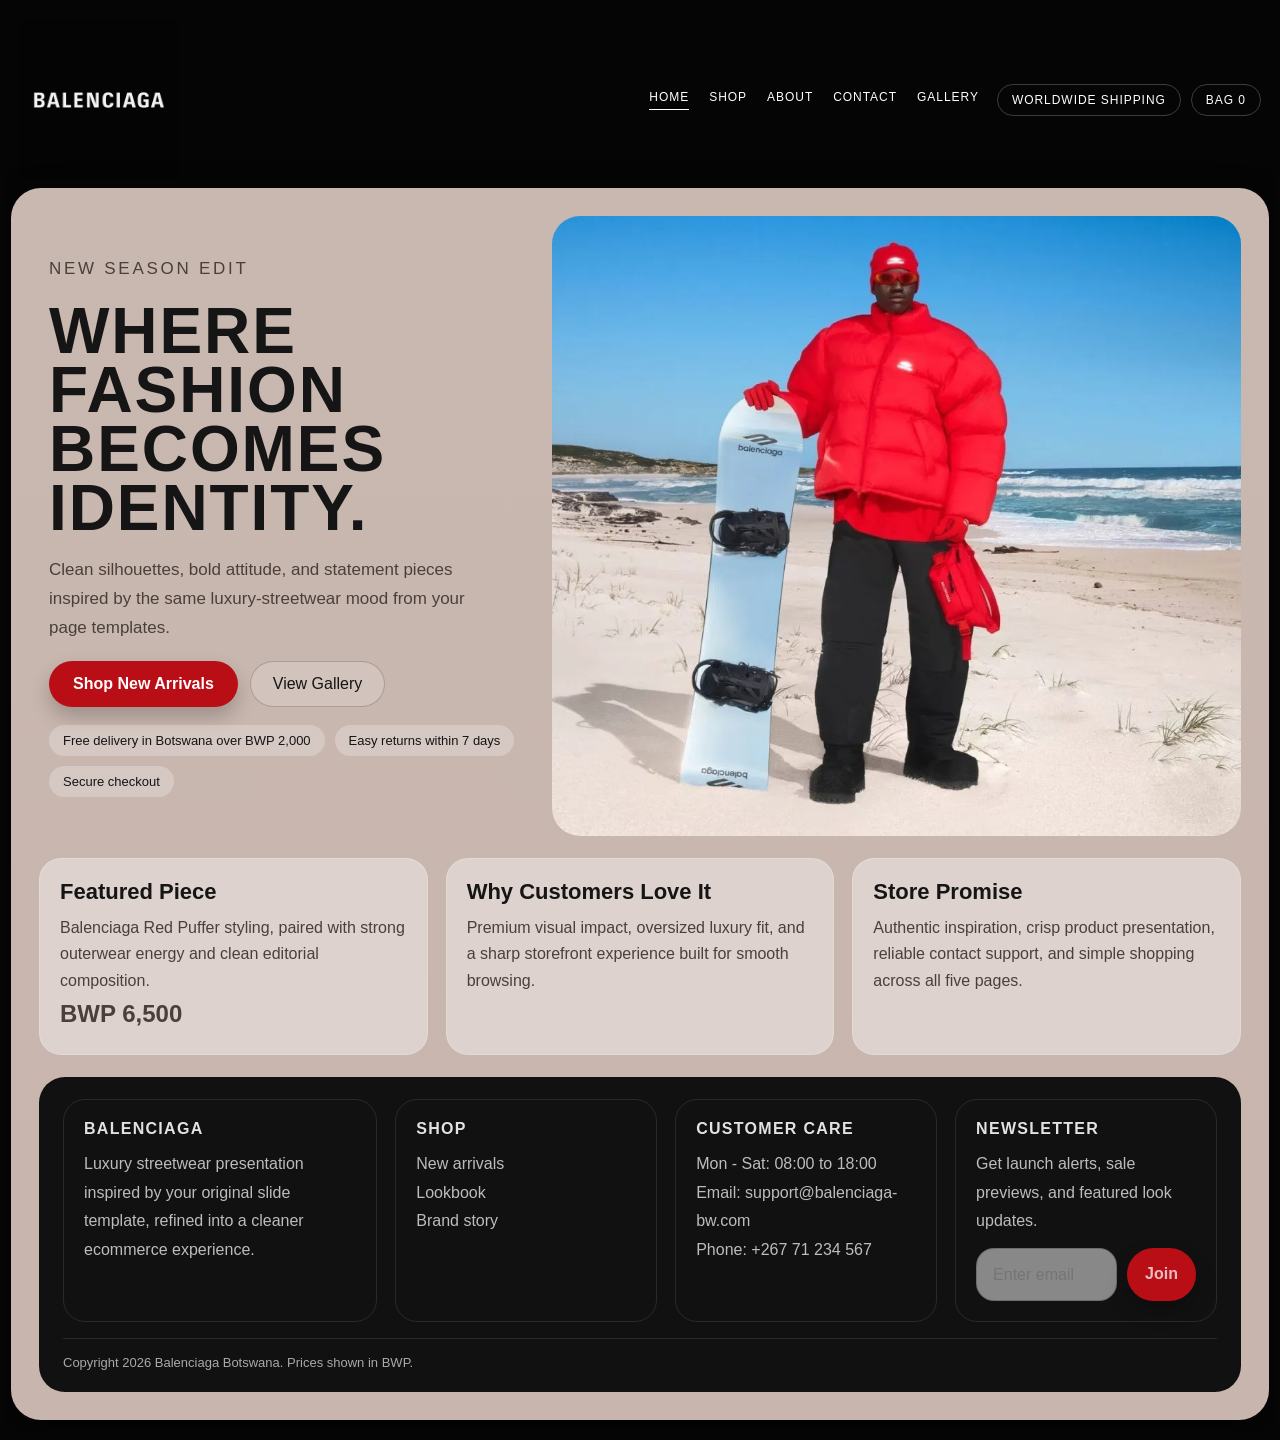
<file: index.html>
<!DOCTYPE html>
<html lang="en">
  <head>
    <meta charset="UTF-8" />
    <meta name="viewport" content="width=device-width, initial-scale=1.0" />
    <title>Balenciaga | Home</title>
    <link rel="stylesheet" href="./styles.css" />
  </head>
  <body>
    <main class="site-shell">
      <section class="frame">
        <header class="topbar">
          <a class="brand" href="./index.html" aria-label="Balenciaga home">
            <img src="./assets/brand-wordmark.jpg" alt="Balenciaga" />
          </a>
          <div class="nav-area">
            <nav class="nav">
              <a class="active" href="./index.html">Home</a>
              <a href="./shop.html">Shop</a>
              <a href="./about.html">About</a>
              <a href="./contact.html">Contact</a>
              <a href="./gallery.html">Gallery</a>
            </nav>
            <div class="nav-tools">
              <span class="tool-pill">Worldwide Shipping</span>
              <span class="tool-pill">Bag 0</span>
            </div>
          </div>
        </header>

        <div class="panel">
          <div class="hero-layout">
            <div class="hero-copy">
              <p class="section-kicker">New Season Edit</p>
              <h1>Where Fashion Becomes Identity.</h1>
              <p>
                Clean silhouettes, bold attitude, and statement pieces inspired by the same
                luxury-streetwear mood from your page templates.
              </p>
              <div class="hero-actions">
                <a class="btn" href="./shop.html">Shop New Arrivals</a>
                <a class="secondary-button" href="./gallery.html">View Gallery</a>
              </div>
              <div class="hero-badges">
                <span>Free delivery in Botswana over BWP 2,000</span>
                <span>Easy returns within 7 days</span>
                <span>Secure checkout</span>
              </div>
            </div>

            <div class="hero-visual">
              <img src="./assets/home-hero.png" alt="Balenciaga beach fashion campaign" />
            </div>
          </div>

          <div class="feature-grid">
            <article class="mini-card">
              <h3>Featured Piece</h3>
              <p>
                Balenciaga Red Puffer styling, paired with strong outerwear energy and clean
                editorial composition.
              </p>
              <p class="price">BWP 6,500</p>
            </article>
            <article class="mini-card">
              <h3>Why Customers Love It</h3>
              <p>
                Premium visual impact, oversized luxury fit, and a sharp storefront experience
                built for smooth browsing.
              </p>
            </article>
            <article class="mini-card">
              <h3>Store Promise</h3>
              <p>
                Authentic inspiration, crisp product presentation, reliable contact support,
                and simple shopping across all five pages.
              </p>
            </article>
          </div>

          <footer class="footer">
            <div class="footer-grid">
              <div class="footer-card">
                <h3>Balenciaga</h3>
                <p>
                  Luxury streetwear presentation inspired by your original slide template,
                  refined into a cleaner ecommerce experience.
                </p>
              </div>
              <div class="footer-card">
                <h3>Shop</h3>
                <p><a href="./shop.html">New arrivals</a></p>
                <p><a href="./gallery.html">Lookbook</a></p>
                <p><a href="./about.html">Brand story</a></p>
              </div>
              <div class="footer-card">
                <h3>Customer Care</h3>
                <p>Mon - Sat: 08:00 to 18:00</p>
                <p>Email: support@balenciaga-bw.com</p>
                <p>Phone: +267 71 234 567</p>
              </div>
              <div class="footer-card">
                <h3>Newsletter</h3>
                <p>Get launch alerts, sale previews, and featured look updates.</p>
                <div class="newsletter-row">
                  <input class="newsletter-input" type="email" placeholder="Enter email" />
                  <a class="card-button" href="./contact.html">Join</a>
                </div>
              </div>
            </div>
            <div class="footer-note">Copyright 2026 Balenciaga Botswana. Prices shown in BWP.</div>
          </footer>
        </div>
      </section>
    </main>
  </body>
</html>
</file>
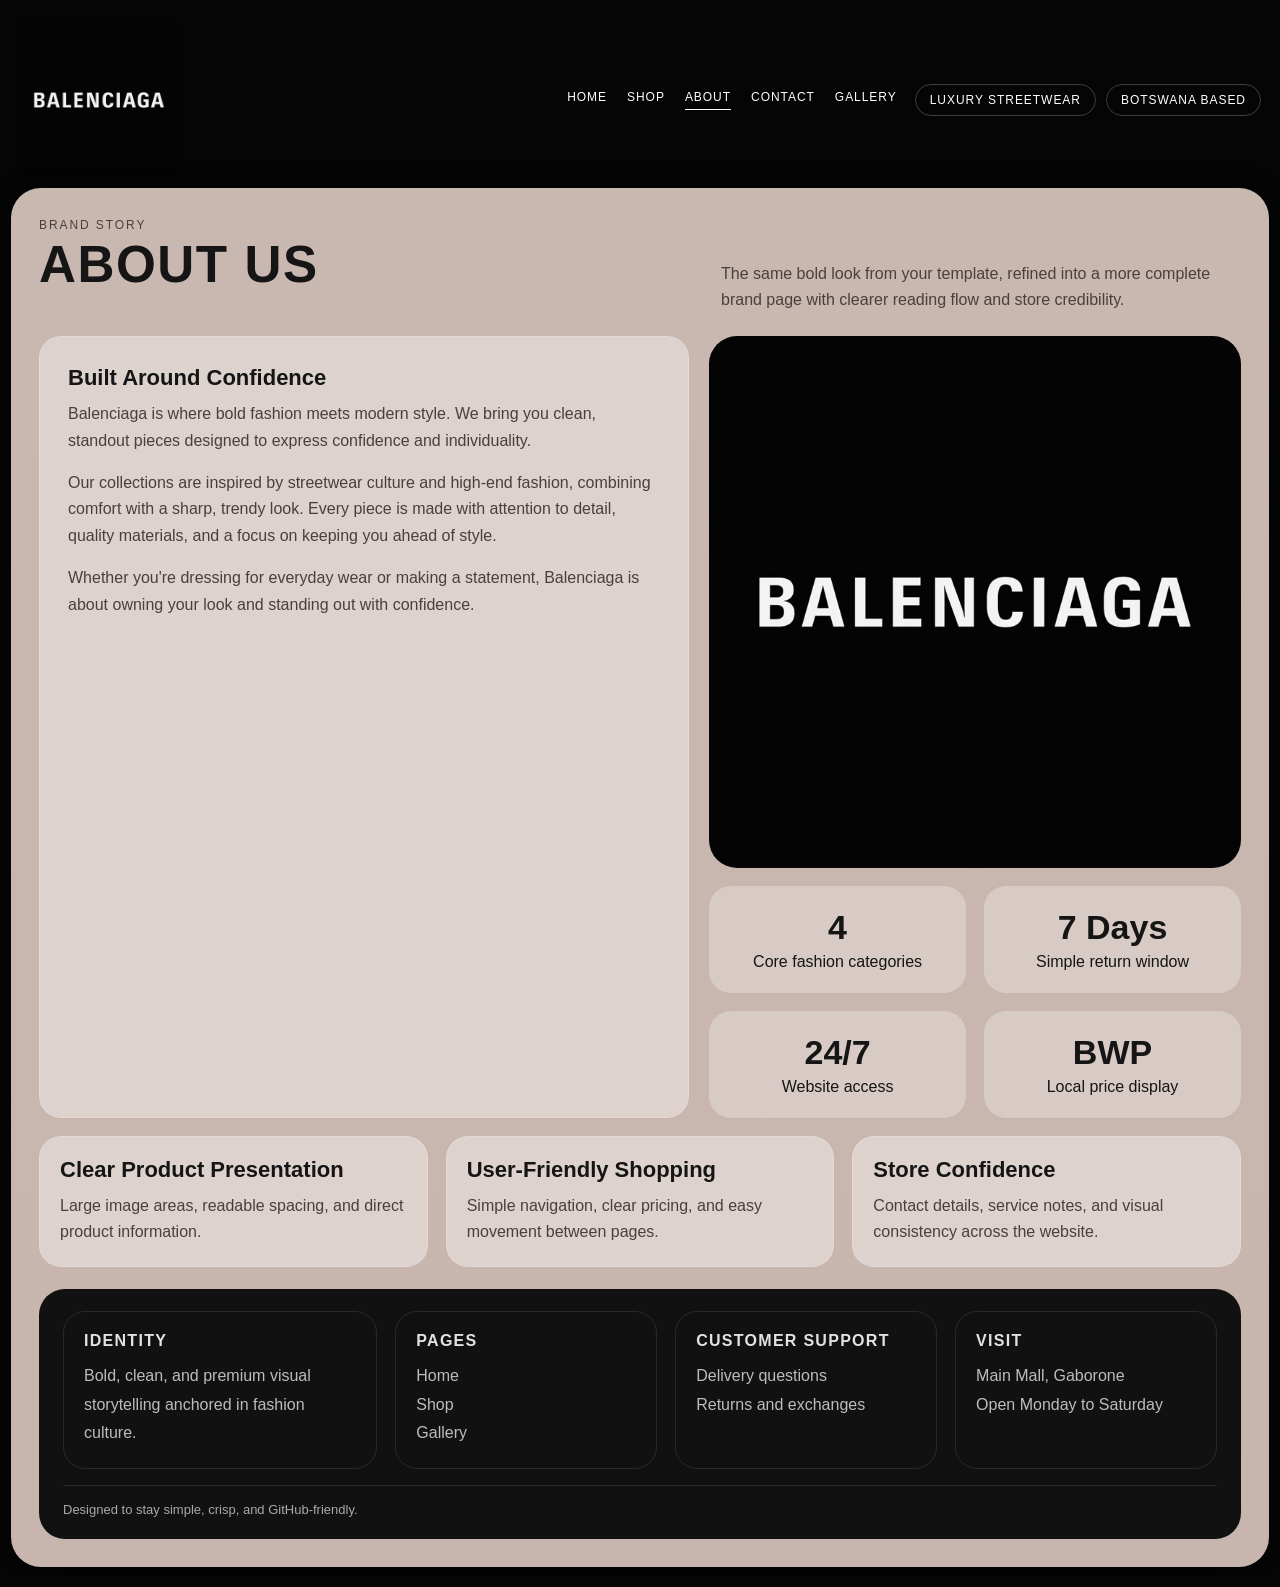
<file: about.html>
<!DOCTYPE html>
<html lang="en">
  <head>
    <meta charset="UTF-8" />
    <meta name="viewport" content="width=device-width, initial-scale=1.0" />
    <title>Balenciaga | About</title>
    <link rel="stylesheet" href="./styles.css" />
  </head>
  <body>
    <main class="site-shell">
      <section class="frame">
        <header class="topbar">
          <a class="brand" href="./index.html" aria-label="Balenciaga home">
            <img src="./assets/brand-wordmark.jpg" alt="Balenciaga" />
          </a>
          <div class="nav-area">
            <nav class="nav">
              <a href="./index.html">Home</a>
              <a href="./shop.html">Shop</a>
              <a class="active" href="./about.html">About</a>
              <a href="./contact.html">Contact</a>
              <a href="./gallery.html">Gallery</a>
            </nav>
            <div class="nav-tools">
              <span class="tool-pill">Luxury Streetwear</span>
              <span class="tool-pill">Botswana Based</span>
            </div>
          </div>
        </header>

        <div class="panel">
          <div class="panel-intro">
            <div>
              <p class="section-kicker">Brand Story</p>
              <h1 class="section-title">About Us</h1>
            </div>
            <p>
              The same bold look from your template, refined into a more complete brand page
              with clearer reading flow and store credibility.
            </p>
          </div>

          <div class="about-grid">
            <article class="story-card">
              <h3>Built Around Confidence</h3>
              <p>
                Balenciaga is where bold fashion meets modern style. We bring you clean,
                standout pieces designed to express confidence and individuality.
              </p>
              <p>
                Our collections are inspired by streetwear culture and high-end fashion,
                combining comfort with a sharp, trendy look. Every piece is made with
                attention to detail, quality materials, and a focus on keeping you ahead of
                style.
              </p>
              <p>
                Whether you're dressing for everyday wear or making a statement, Balenciaga
                is about owning your look and standing out with confidence.
              </p>
            </article>

            <div class="contact-stack">
              <div class="media-card">
                <img src="./assets/brand-wordmark.jpg" alt="Balenciaga wordmark" />
              </div>
              <div class="stats-grid">
                <div class="stat-box">
                  <strong>4</strong>
                  <span>Core fashion categories</span>
                </div>
                <div class="stat-box">
                  <strong>7 Days</strong>
                  <span>Simple return window</span>
                </div>
                <div class="stat-box">
                  <strong>24/7</strong>
                  <span>Website access</span>
                </div>
                <div class="stat-box">
                  <strong>BWP</strong>
                  <span>Local price display</span>
                </div>
              </div>
            </div>
          </div>

          <div class="promise-grid">
            <article class="promise-card">
              <h3>Clear Product Presentation</h3>
              <p>Large image areas, readable spacing, and direct product information.</p>
            </article>
            <article class="promise-card">
              <h3>User-Friendly Shopping</h3>
              <p>Simple navigation, clear pricing, and easy movement between pages.</p>
            </article>
            <article class="promise-card">
              <h3>Store Confidence</h3>
              <p>Contact details, service notes, and visual consistency across the website.</p>
            </article>
          </div>

          <footer class="footer">
            <div class="footer-grid">
              <div class="footer-card">
                <h3>Identity</h3>
                <p>Bold, clean, and premium visual storytelling anchored in fashion culture.</p>
              </div>
              <div class="footer-card">
                <h3>Pages</h3>
                <p><a href="./index.html">Home</a></p>
                <p><a href="./shop.html">Shop</a></p>
                <p><a href="./gallery.html">Gallery</a></p>
              </div>
              <div class="footer-card">
                <h3>Customer Support</h3>
                <p><a href="./contact.html">Delivery questions</a></p>
                <p><a href="./contact.html">Returns and exchanges</a></p>
              </div>
              <div class="footer-card">
                <h3>Visit</h3>
                <p>Main Mall, Gaborone</p>
                <p>Open Monday to Saturday</p>
              </div>
            </div>
            <div class="footer-note">Designed to stay simple, crisp, and GitHub-friendly.</div>
          </footer>
        </div>
      </section>
    </main>
  </body>
</html>
</file>
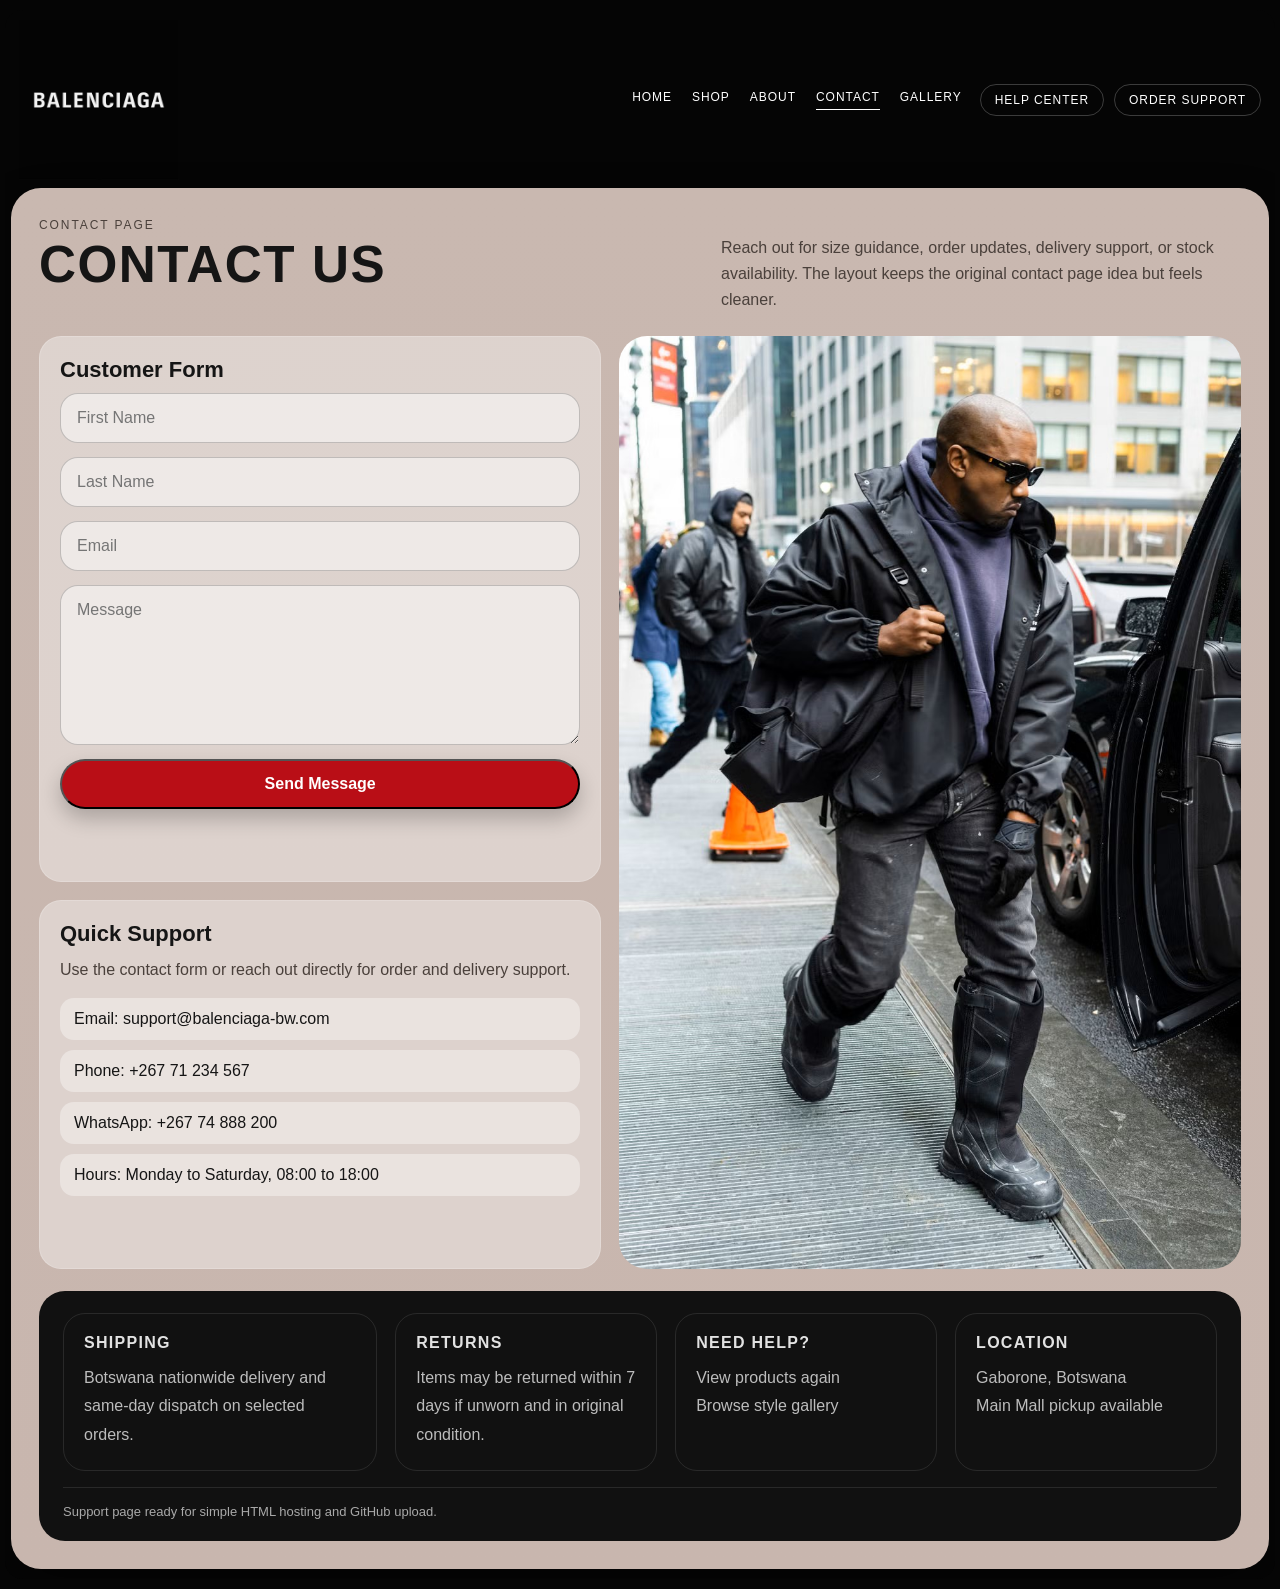
<file: contact.html>
<!DOCTYPE html>
<html lang="en">
  <head>
    <meta charset="UTF-8" />
    <meta name="viewport" content="width=device-width, initial-scale=1.0" />
    <title>Balenciaga | Contact</title>
    <link rel="stylesheet" href="./styles.css" />
  </head>
  <body>
    <main class="site-shell">
      <section class="frame">
        <header class="topbar">
          <a class="brand" href="./index.html" aria-label="Balenciaga home">
            <img src="./assets/brand-wordmark.jpg" alt="Balenciaga" />
          </a>
          <div class="nav-area">
            <nav class="nav">
              <a href="./index.html">Home</a>
              <a href="./shop.html">Shop</a>
              <a href="./about.html">About</a>
              <a class="active" href="./contact.html">Contact</a>
              <a href="./gallery.html">Gallery</a>
            </nav>
            <div class="nav-tools">
              <span class="tool-pill">Help Center</span>
              <span class="tool-pill">Order Support</span>
            </div>
          </div>
        </header>

        <div class="panel">
          <div class="panel-intro">
            <div>
              <p class="section-kicker">Contact Page</p>
              <h1 class="section-title">Contact Us</h1>
            </div>
            <p>
              Reach out for size guidance, order updates, delivery support, or stock
              availability. The layout keeps the original contact page idea but feels cleaner.
            </p>
          </div>

          <div class="contact-layout">
            <div class="contact-stack">
              <div class="support-card">
                <h3>Customer Form</h3>
                <form class="contact-form">
                  <input class="field" type="text" placeholder="First Name" />
                  <input class="field" type="text" placeholder="Last Name" />
                  <input class="field" type="email" placeholder="Email" />
                  <textarea class="field" placeholder="Message"></textarea>
                  <button class="btn" type="submit">Send Message</button>
                </form>
              </div>

              <div class="support-card">
                <h3>Quick Support</h3>
                <p>Use the contact form or reach out directly for order and delivery support.</p>
                <div class="support-list">
                  <span>Email: support@balenciaga-bw.com</span>
                  <span>Phone: +267 71 234 567</span>
                  <span>WhatsApp: +267 74 888 200</span>
                  <span>Hours: Monday to Saturday, 08:00 to 18:00</span>
                </div>
              </div>
            </div>

            <div class="contact-image">
              <img src="./assets/contact-model.jpeg" alt="Fashion portrait" />
            </div>
          </div>

          <footer class="footer">
            <div class="footer-grid">
              <div class="footer-card">
                <h3>Shipping</h3>
                <p>Botswana nationwide delivery and same-day dispatch on selected orders.</p>
              </div>
              <div class="footer-card">
                <h3>Returns</h3>
                <p>Items may be returned within 7 days if unworn and in original condition.</p>
              </div>
              <div class="footer-card">
                <h3>Need Help?</h3>
                <p><a href="./shop.html">View products again</a></p>
                <p><a href="./gallery.html">Browse style gallery</a></p>
              </div>
              <div class="footer-card">
                <h3>Location</h3>
                <p>Gaborone, Botswana</p>
                <p>Main Mall pickup available</p>
              </div>
            </div>
            <div class="footer-note">Support page ready for simple HTML hosting and GitHub upload.</div>
          </footer>
        </div>
      </section>
    </main>
  </body>
</html>
</file>
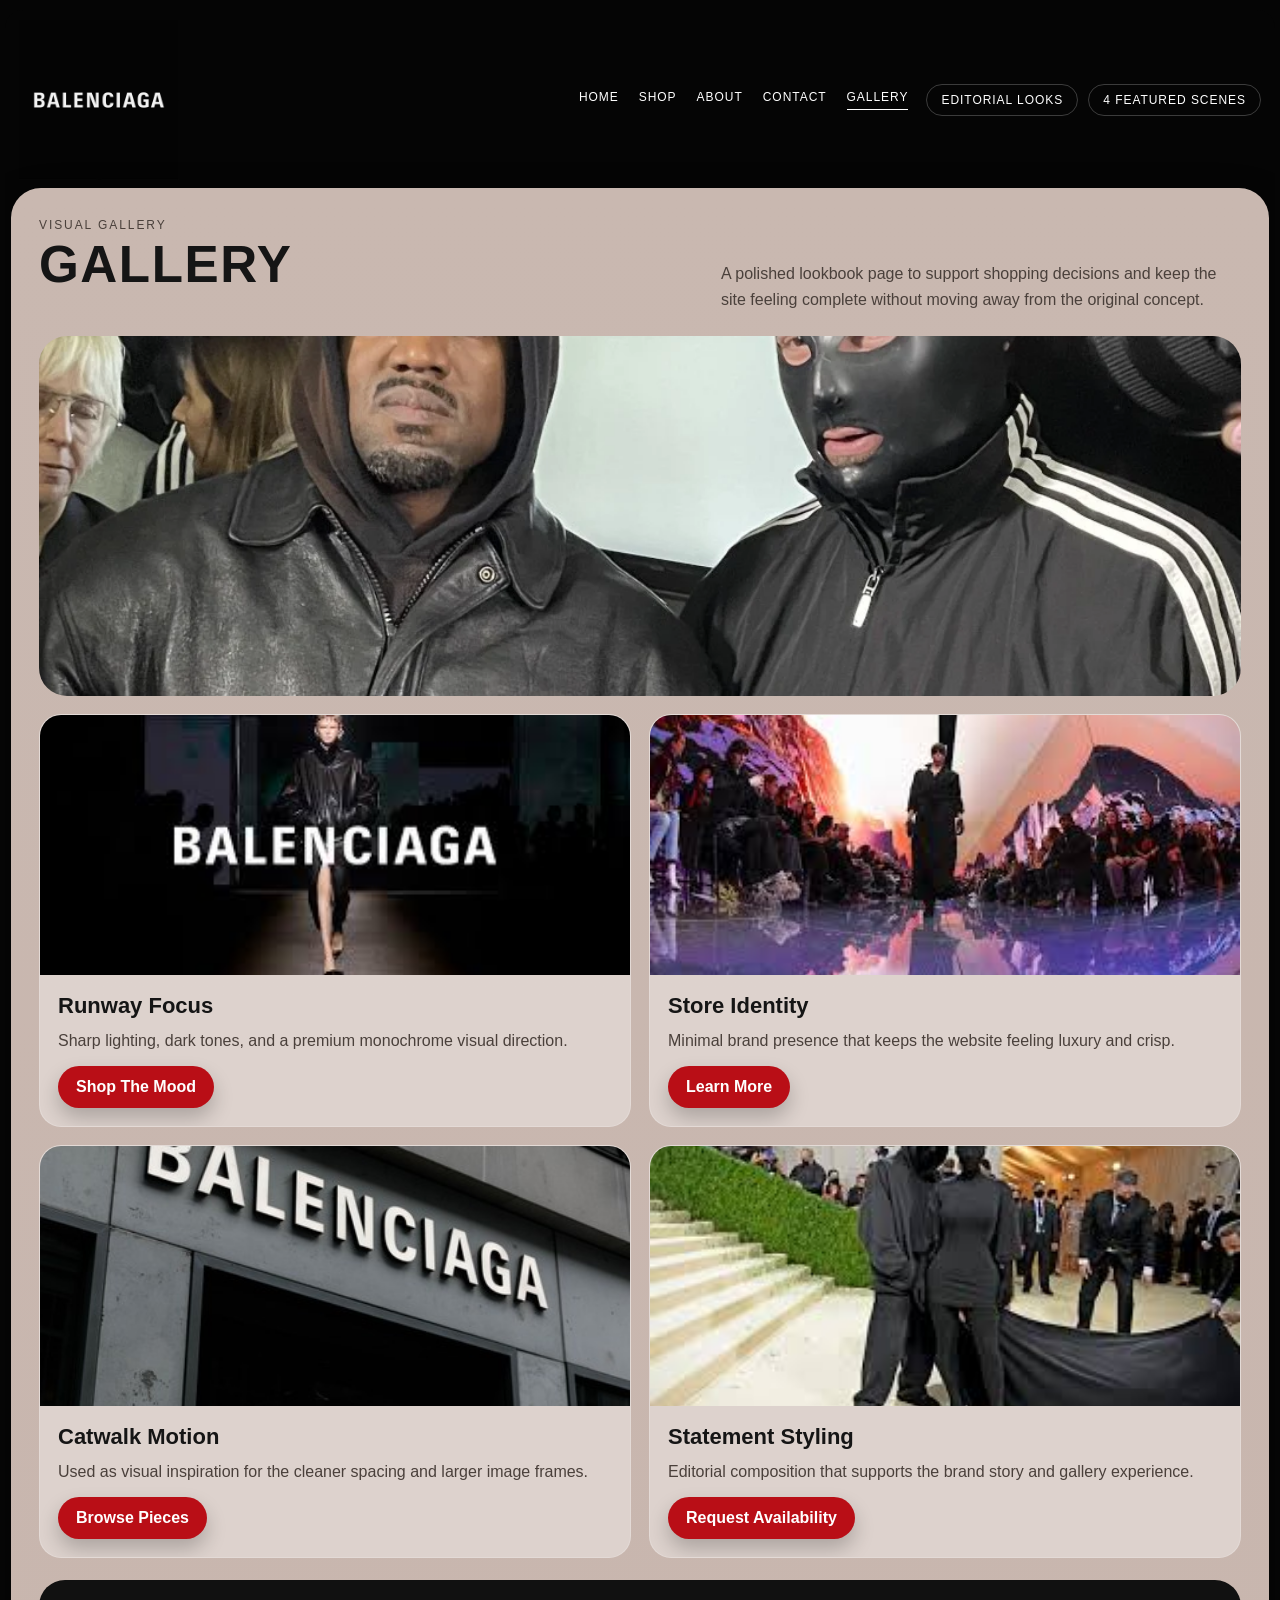
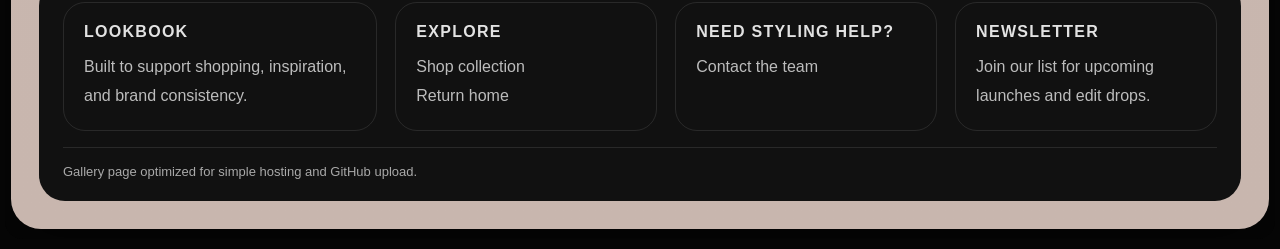
<file: gallery.html>
<!DOCTYPE html>
<html lang="en">
  <head>
    <meta charset="UTF-8" />
    <meta name="viewport" content="width=device-width, initial-scale=1.0" />
    <title>Balenciaga | Gallery</title>
    <link rel="stylesheet" href="./styles.css" />
  </head>
  <body>
    <main class="site-shell">
      <section class="frame">
        <header class="topbar">
          <a class="brand" href="./index.html" aria-label="Balenciaga home">
            <img src="./assets/brand-wordmark.jpg" alt="Balenciaga" />
          </a>
          <div class="nav-area">
            <nav class="nav">
              <a href="./index.html">Home</a>
              <a href="./shop.html">Shop</a>
              <a href="./about.html">About</a>
              <a href="./contact.html">Contact</a>
              <a class="active" href="./gallery.html">Gallery</a>
            </nav>
            <div class="nav-tools">
              <span class="tool-pill">Editorial Looks</span>
              <span class="tool-pill">4 Featured Scenes</span>
            </div>
          </div>
        </header>

        <div class="panel">
          <div class="panel-intro">
            <div>
              <p class="section-kicker">Visual Gallery</p>
              <h1 class="section-title">Gallery</h1>
            </div>
            <p>
              A polished lookbook page to support shopping decisions and keep the site feeling
              complete without moving away from the original concept.
            </p>
          </div>

          <div class="gallery-lead">
            <img src="./assets/gallery-hero.png" alt="Balenciaga gallery cover" />
          </div>

          <div class="gallery-grid">
            <article class="gallery-card">
              <img src="./assets/gallery-1.jpg" alt="Balenciaga runway visual" />
              <div class="gallery-copy">
                <h3>Runway Focus</h3>
                <p>Sharp lighting, dark tones, and a premium monochrome visual direction.</p>
                <a class="card-button" href="./shop.html">Shop The Mood</a>
              </div>
            </article>

            <article class="gallery-card">
              <img src="./assets/gallery-2.jpg" alt="Balenciaga storefront sign" />
              <div class="gallery-copy">
                <h3>Store Identity</h3>
                <p>Minimal brand presence that keeps the website feeling luxury and crisp.</p>
                <a class="card-button" href="./about.html">Learn More</a>
              </div>
            </article>

            <article class="gallery-card">
              <img src="./assets/gallery-3.jpg" alt="Balenciaga catwalk" />
              <div class="gallery-copy">
                <h3>Catwalk Motion</h3>
                <p>Used as visual inspiration for the cleaner spacing and larger image frames.</p>
                <a class="card-button" href="./shop.html">Browse Pieces</a>
              </div>
            </article>

            <article class="gallery-card">
              <img src="./assets/gallery-4.jpg" alt="Balenciaga event image" />
              <div class="gallery-copy">
                <h3>Statement Styling</h3>
                <p>Editorial composition that supports the brand story and gallery experience.</p>
                <a class="card-button" href="./contact.html">Request Availability</a>
              </div>
            </article>
          </div>

          <footer class="footer">
            <div class="footer-grid">
              <div class="footer-card">
                <h3>Lookbook</h3>
                <p>Built to support shopping, inspiration, and brand consistency.</p>
              </div>
              <div class="footer-card">
                <h3>Explore</h3>
                <p><a href="./shop.html">Shop collection</a></p>
                <p><a href="./index.html">Return home</a></p>
              </div>
              <div class="footer-card">
                <h3>Need Styling Help?</h3>
                <p><a href="./contact.html">Contact the team</a></p>
              </div>
              <div class="footer-card">
                <h3>Newsletter</h3>
                <p>Join our list for upcoming launches and edit drops.</p>
              </div>
            </div>
            <div class="footer-note">Gallery page optimized for simple hosting and GitHub upload.</div>
          </footer>
        </div>
      </section>
    </main>
  </body>
</html>
</file>
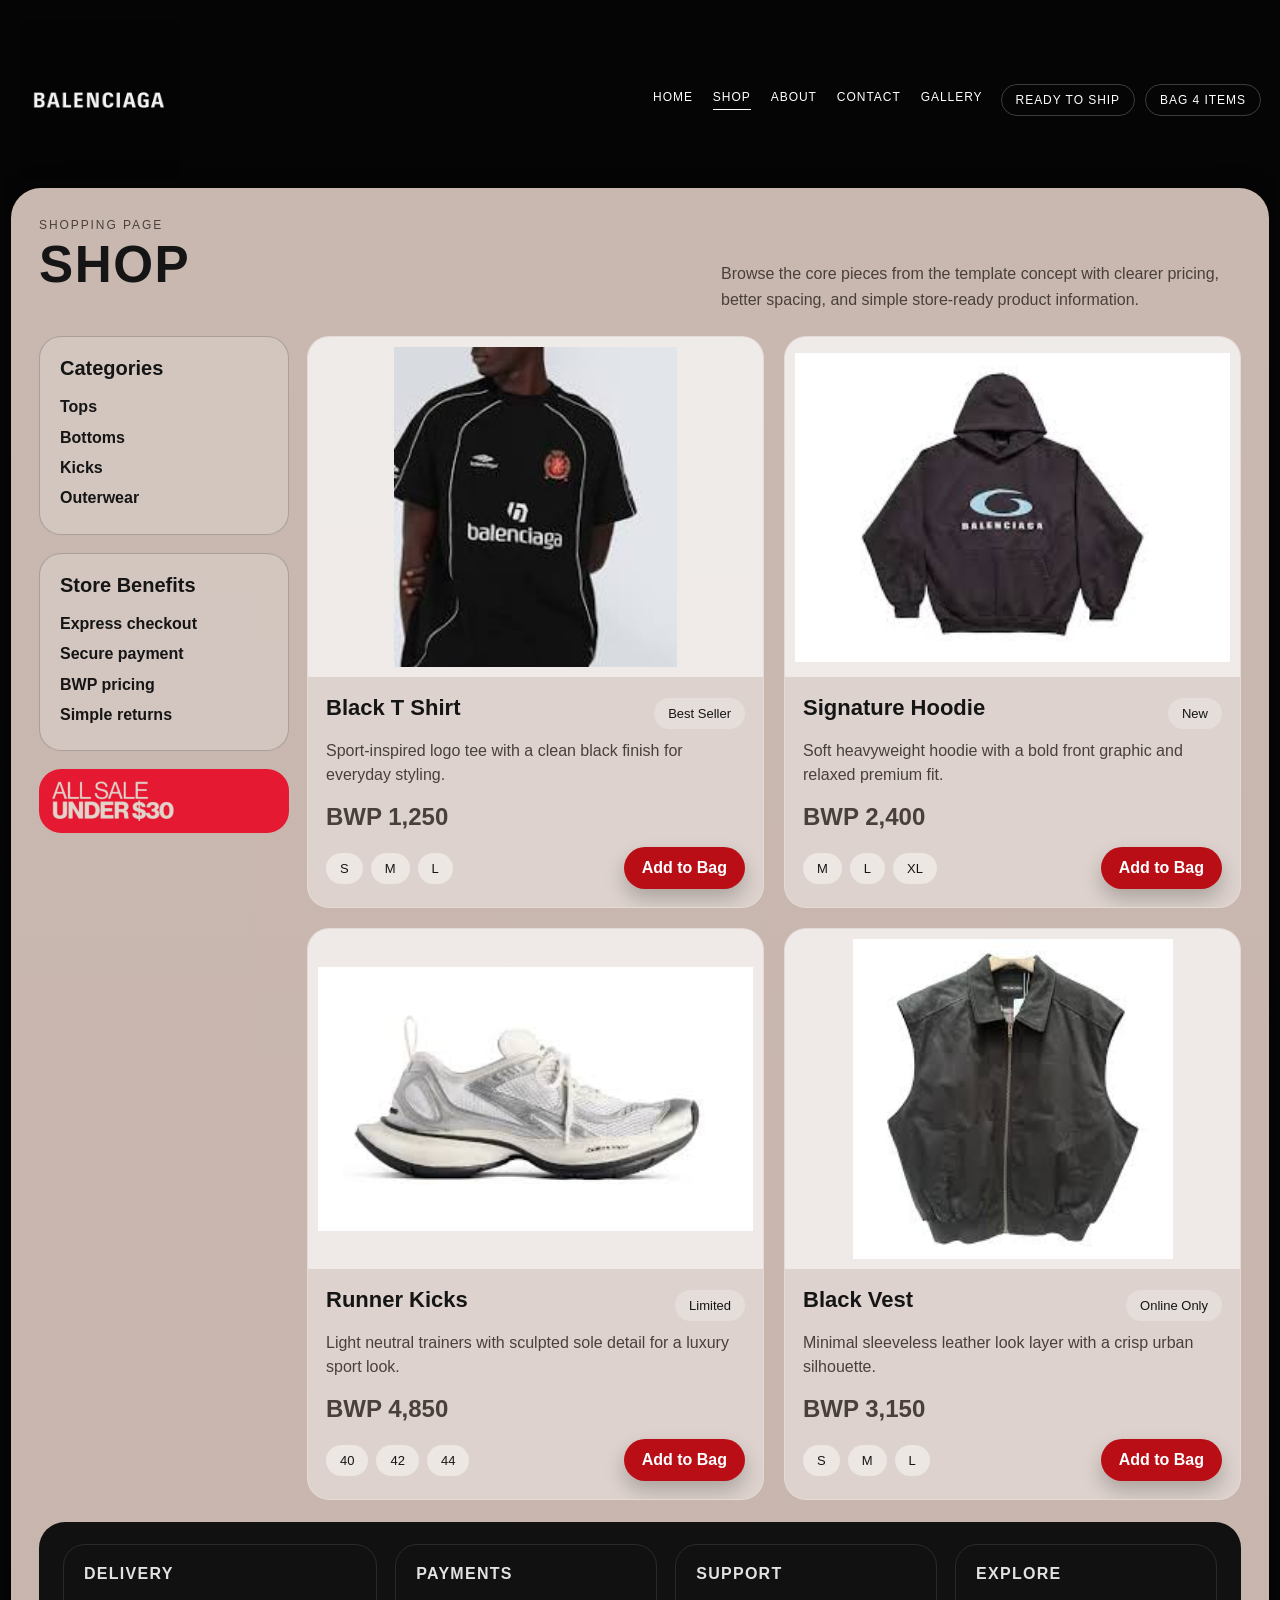
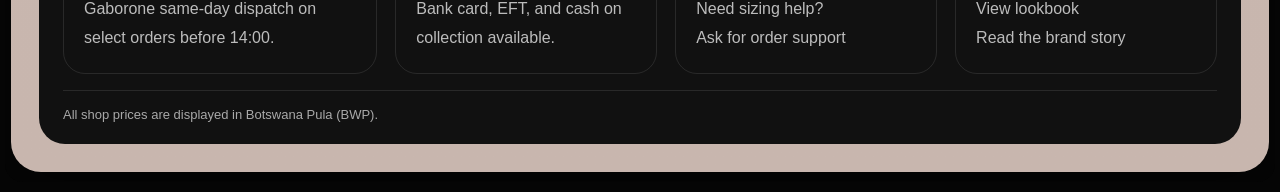
<file: shop.html>
<!DOCTYPE html>
<html lang="en">
  <head>
    <meta charset="UTF-8" />
    <meta name="viewport" content="width=device-width, initial-scale=1.0" />
    <title>Balenciaga | Shop</title>
    <link rel="stylesheet" href="./styles.css" />
  </head>
  <body>
    <main class="site-shell">
      <section class="frame">
        <header class="topbar">
          <a class="brand" href="./index.html" aria-label="Balenciaga home">
            <img src="./assets/brand-wordmark.jpg" alt="Balenciaga" />
          </a>
          <div class="nav-area">
            <nav class="nav">
              <a href="./index.html">Home</a>
              <a class="active" href="./shop.html">Shop</a>
              <a href="./about.html">About</a>
              <a href="./contact.html">Contact</a>
              <a href="./gallery.html">Gallery</a>
            </nav>
            <div class="nav-tools">
              <span class="tool-pill">Ready To Ship</span>
              <span class="tool-pill">Bag 4 Items</span>
            </div>
          </div>
        </header>

        <div class="panel">
          <div class="panel-intro">
            <div>
              <p class="section-kicker">Shopping Page</p>
              <h1 class="section-title">Shop</h1>
            </div>
            <p>
              Browse the core pieces from the template concept with clearer pricing, better
              spacing, and simple store-ready product information.
            </p>
          </div>

          <div class="shop-layout">
            <aside class="shop-side">
              <div class="shop-cats">
                <h3>Categories</h3>
                <p>Tops</p>
                <p>Bottoms</p>
                <p>Kicks</p>
                <p>Outerwear</p>
              </div>
              <div class="filter-box">
                <h3>Store Benefits</h3>
                <p>Express checkout</p>
                <p>Secure payment</p>
                <p>BWP pricing</p>
                <p>Simple returns</p>
              </div>
              <img class="sale-banner" src="./assets/shop-sale.png" alt="Sale banner" />
            </aside>

            <div class="products">
              <article class="product-card">
                <img src="./assets/shop-tshirt.jpg" alt="Black T shirt" />
                <div class="product-copy">
                  <div class="product-meta">
                    <h3>Black T Shirt</h3>
                    <span class="meta-pill">Best Seller</span>
                  </div>
                  <p>Sport-inspired logo tee with a clean black finish for everyday styling.</p>
                  <p class="price">BWP 1,250</p>
                  <div class="product-row">
                    <div class="size-list">
                      <span class="size-chip">S</span>
                      <span class="size-chip">M</span>
                      <span class="size-chip">L</span>
                    </div>
                    <a class="card-button" href="./contact.html">Add to Bag</a>
                  </div>
                </div>
              </article>

              <article class="product-card">
                <img src="./assets/shop-hoodie.jpg" alt="Hoodie" />
                <div class="product-copy">
                  <div class="product-meta">
                    <h3>Signature Hoodie</h3>
                    <span class="meta-pill">New</span>
                  </div>
                  <p>Soft heavyweight hoodie with a bold front graphic and relaxed premium fit.</p>
                  <p class="price">BWP 2,400</p>
                  <div class="product-row">
                    <div class="size-list">
                      <span class="size-chip">M</span>
                      <span class="size-chip">L</span>
                      <span class="size-chip">XL</span>
                    </div>
                    <a class="card-button" href="./contact.html">Add to Bag</a>
                  </div>
                </div>
              </article>

              <article class="product-card">
                <img src="./assets/shop-kicks.jpg" alt="Kicks" />
                <div class="product-copy">
                  <div class="product-meta">
                    <h3>Runner Kicks</h3>
                    <span class="meta-pill">Limited</span>
                  </div>
                  <p>Light neutral trainers with sculpted sole detail for a luxury sport look.</p>
                  <p class="price">BWP 4,850</p>
                  <div class="product-row">
                    <div class="size-list">
                      <span class="size-chip">40</span>
                      <span class="size-chip">42</span>
                      <span class="size-chip">44</span>
                    </div>
                    <a class="card-button" href="./contact.html">Add to Bag</a>
                  </div>
                </div>
              </article>

              <article class="product-card">
                <img src="./assets/shop-vest.jpg" alt="Black Vest" />
                <div class="product-copy">
                  <div class="product-meta">
                    <h3>Black Vest</h3>
                    <span class="meta-pill">Online Only</span>
                  </div>
                  <p>Minimal sleeveless leather look layer with a crisp urban silhouette.</p>
                  <p class="price">BWP 3,150</p>
                  <div class="product-row">
                    <div class="size-list">
                      <span class="size-chip">S</span>
                      <span class="size-chip">M</span>
                      <span class="size-chip">L</span>
                    </div>
                    <a class="card-button" href="./contact.html">Add to Bag</a>
                  </div>
                </div>
              </article>
            </div>
          </div>

          <footer class="footer">
            <div class="footer-grid">
              <div class="footer-card">
                <h3>Delivery</h3>
                <p>Gaborone same-day dispatch on select orders before 14:00.</p>
              </div>
              <div class="footer-card">
                <h3>Payments</h3>
                <p>Bank card, EFT, and cash on collection available.</p>
              </div>
              <div class="footer-card">
                <h3>Support</h3>
                <p><a href="./contact.html">Need sizing help?</a></p>
                <p><a href="./contact.html">Ask for order support</a></p>
              </div>
              <div class="footer-card">
                <h3>Explore</h3>
                <p><a href="./gallery.html">View lookbook</a></p>
                <p><a href="./about.html">Read the brand story</a></p>
              </div>
            </div>
            <div class="footer-note">All shop prices are displayed in Botswana Pula (BWP).</div>
          </footer>
        </div>
      </section>
    </main>
  </body>
</html>
</file>
<file: styles.css>
:root {
  --bg: #050505;
  --panel: #c9b8b0;
  --panel-deep: #baa39a;
  --surface: rgba(255, 255, 255, 0.38);
  --surface-strong: rgba(255, 255, 255, 0.62);
  --ink: #151515;
  --muted: #4a403b;
  --white: #fff;
  --accent: #b90e16;
  --accent-dark: #8f0a10;
  --line: rgba(0, 0, 0, 0.2);
  --shadow: 0 24px 48px rgba(0, 0, 0, 0.28);
  --radius-lg: 30px;
  --radius-md: 22px;
  --radius-sm: 16px;
}

* {
  box-sizing: border-box;
}

html {
  scroll-behavior: smooth;
}

body {
  margin: 0;
  background: var(--bg);
  color: var(--ink);
  font-family: "Segoe UI", Arial, sans-serif;
}

img {
  max-width: 100%;
  display: block;
}

a {
  color: inherit;
  text-decoration: none;
}

button,
input,
textarea {
  font: inherit;
}

.site-shell {
  width: min(1400px, calc(100vw - 10px));
  margin: 10px auto;
}

.frame {
  min-height: calc(100vh - 20px);
  padding: 8px 6px 10px;
  border-radius: 18px;
  background: var(--bg);
  overflow: hidden;
}

.topbar {
  display: flex;
  align-items: center;
  justify-content: space-between;
  gap: 18px;
  padding: 2px 8px 8px;
  color: var(--white);
}

.brand {
  display: inline-flex;
  align-items: center;
  gap: 12px;
}

.brand img {
  width: 160px;
}

.brand-mark {
  display: none;
  font-family: Impact, Haettenschweiler, "Arial Narrow Bold", sans-serif;
  font-size: 30px;
  letter-spacing: 0.08em;
}

.nav-area {
  display: flex;
  align-items: center;
  gap: 18px;
  flex-wrap: wrap;
  justify-content: flex-end;
}

.nav {
  display: flex;
  gap: 20px;
  flex-wrap: wrap;
  justify-content: flex-end;
  font-size: 12px;
  letter-spacing: 0.08em;
  text-transform: uppercase;
}

.nav a {
  position: relative;
  padding-bottom: 6px;
}

.nav a.active::after,
.nav a:hover::after {
  content: "";
  position: absolute;
  left: 0;
  right: 0;
  bottom: 0;
  height: 1px;
  background: var(--white);
}

.nav-tools {
  display: flex;
  align-items: center;
  gap: 10px;
  font-size: 12px;
  text-transform: uppercase;
  letter-spacing: 0.08em;
}

.tool-pill {
  border: 1px solid rgba(255, 255, 255, 0.22);
  border-radius: 999px;
  padding: 8px 14px;
}

.panel {
  position: relative;
  min-height: 86vh;
  border-radius: var(--radius-lg);
  background: linear-gradient(180deg, var(--panel) 0%, #c8b6ae 100%);
  overflow: hidden;
  box-shadow: var(--shadow);
  padding: 28px;
}

.section-title,
.hero-copy h1,
.banner-copy h1 {
  margin: 0;
  font-family: Impact, Haettenschweiler, "Arial Narrow Bold", sans-serif;
  text-transform: uppercase;
  letter-spacing: 0.03em;
}

.section-title {
  font-size: clamp(38px, 4vw, 58px);
  margin-bottom: 18px;
}

.section-kicker {
  margin: 0 0 10px;
  color: var(--muted);
  text-transform: uppercase;
  letter-spacing: 0.16em;
  font-size: 12px;
}

.panel-intro {
  display: flex;
  align-items: flex-end;
  justify-content: space-between;
  gap: 18px;
  margin-bottom: 24px;
}

.panel-intro p {
  max-width: 520px;
  margin: 0;
  color: var(--muted);
  line-height: 1.6;
}

.btn,
.card-button,
.secondary-button {
  display: inline-flex;
  align-items: center;
  justify-content: center;
  gap: 8px;
  border-radius: 999px;
  transition: 0.2s ease;
}

.btn,
.card-button {
  background: var(--accent);
  color: var(--white);
  box-shadow: 0 10px 20px rgba(0, 0, 0, 0.22);
}

.btn:hover,
.card-button:hover {
  background: var(--accent-dark);
  transform: translateY(-1px);
}

.btn {
  min-width: 140px;
  padding: 14px 24px;
  font-weight: 700;
}

.secondary-button {
  border: 1px solid var(--line);
  padding: 13px 22px;
  background: rgba(255, 255, 255, 0.18);
}

.hero-layout {
  display: grid;
  grid-template-columns: 0.95fr 1.35fr;
  gap: 28px;
  align-items: stretch;
}

.hero-copy {
  display: flex;
  flex-direction: column;
  justify-content: center;
  gap: 18px;
  padding: 12px 4px 12px 10px;
}

.hero-copy h1 {
  font-size: clamp(42px, 5vw, 74px);
  line-height: 0.92;
}

.hero-copy p {
  margin: 0;
  max-width: 420px;
  font-size: 17px;
  color: var(--muted);
  line-height: 1.7;
}

.hero-actions {
  display: flex;
  flex-wrap: wrap;
  gap: 12px;
}

.hero-badges {
  display: flex;
  flex-wrap: wrap;
  gap: 10px;
}

.hero-badges span,
.meta-pill,
.tag,
.size-chip {
  display: inline-flex;
  align-items: center;
  border-radius: 999px;
  padding: 8px 14px;
  background: rgba(255, 255, 255, 0.24);
  font-size: 13px;
}

.hero-visual,
.media-card,
.contact-image,
.gallery-lead {
  border-radius: 28px;
  overflow: hidden;
  background: var(--surface);
}

.hero-visual img,
.contact-image img,
.gallery-lead img {
  width: 100%;
  height: 100%;
  object-fit: cover;
}

.hero-visual {
  min-height: 620px;
}

.split-grid,
.shop-layout,
.contact-layout,
.gallery-grid,
.feature-grid,
.promise-grid,
.stats-grid,
.footer-grid {
  display: grid;
  gap: 18px;
}

.feature-grid {
  grid-template-columns: repeat(3, minmax(0, 1fr));
  margin-top: 22px;
}

.mini-card,
.info-card,
.support-card,
.product-card,
.gallery-card,
.promise-card,
.footer-card,
.story-card {
  border-radius: var(--radius-md);
  background: var(--surface);
  border: 1px solid rgba(255, 255, 255, 0.18);
}

.mini-card,
.info-card,
.support-card,
.promise-card,
.story-card,
.footer-card {
  padding: 20px;
}

.mini-card h3,
.info-card h3,
.support-card h3,
.product-card h3,
.gallery-card h3,
.promise-card h3,
.story-card h3 {
  margin: 0 0 10px;
  font-size: 22px;
}

.mini-card p,
.info-card p,
.support-card p,
.promise-card p,
.story-card p,
.footer-card p {
  margin: 0;
  color: var(--muted);
  line-height: 1.65;
}

.shop-layout {
  grid-template-columns: 250px 1fr;
  align-items: start;
}

.shop-side {
  display: grid;
  gap: 18px;
}

.shop-cats,
.filter-box {
  padding: 20px;
  border-radius: var(--radius-md);
  background: rgba(255, 255, 255, 0.2);
  border: 1px solid var(--line);
}

.shop-cats h3,
.filter-box h3 {
  margin: 0 0 12px;
  font-size: 20px;
}

.shop-cats p,
.filter-box p {
  margin: 0;
  line-height: 1.9;
  font-weight: 600;
}

.sale-banner {
  width: 100%;
  border-radius: var(--radius-md);
}

.products {
  display: grid;
  grid-template-columns: repeat(2, minmax(0, 1fr));
  gap: 20px;
}

.product-card {
  overflow: hidden;
}

.product-card img {
  width: 100%;
  height: 340px;
  object-fit: contain;
  background: rgba(255, 255, 255, 0.55);
  padding: 10px;
}

.product-copy {
  padding: 18px;
}

.product-meta {
  display: flex;
  align-items: center;
  justify-content: space-between;
  gap: 12px;
  margin-bottom: 8px;
}

.product-copy p {
  margin: 0 0 12px;
  color: var(--muted);
  line-height: 1.5;
}

.price {
  font-size: 24px;
  font-weight: 800;
}

.product-row {
  display: flex;
  flex-wrap: wrap;
  align-items: center;
  justify-content: space-between;
  gap: 12px;
}

.size-list {
  display: flex;
  flex-wrap: wrap;
  gap: 8px;
}

.size-chip {
  background: rgba(255, 255, 255, 0.45);
}

.card-button {
  padding: 12px 18px;
  font-weight: 700;
}

.about-grid {
  display: grid;
  grid-template-columns: 1.1fr 0.9fr;
  gap: 20px;
}

.story-card {
  padding: 28px;
}

.story-card p + p {
  margin-top: 16px;
}

.stats-grid {
  grid-template-columns: repeat(2, minmax(0, 1fr));
}

.stat-box {
  padding: 22px;
  border-radius: var(--radius-md);
  background: rgba(255, 255, 255, 0.28);
  text-align: center;
}

.stat-box strong {
  display: block;
  font-size: 34px;
  margin-bottom: 6px;
}

.promise-grid {
  grid-template-columns: repeat(3, minmax(0, 1fr));
  margin-top: 18px;
}

.contact-layout {
  grid-template-columns: 0.95fr 1.05fr;
  align-items: stretch;
}

.contact-stack {
  display: grid;
  gap: 18px;
}

.contact-form {
  display: grid;
  gap: 14px;
}

.field,
.newsletter-input {
  width: 100%;
  border: 1px solid var(--line);
  border-radius: 18px;
  padding: 15px 16px;
  background: rgba(255, 255, 255, 0.5);
  color: var(--ink);
}

textarea.field {
  min-height: 160px;
  resize: vertical;
}

.contact-image {
  min-height: 690px;
}

.support-list {
  display: grid;
  gap: 10px;
  margin-top: 14px;
}

.support-list span {
  padding: 12px 14px;
  border-radius: 14px;
  background: rgba(255, 255, 255, 0.36);
}

.gallery-lead {
  margin-bottom: 18px;
  height: 360px;
}

.gallery-grid {
  grid-template-columns: repeat(2, minmax(0, 1fr));
}

.gallery-card {
  overflow: hidden;
}

.gallery-card img {
  width: 100%;
  height: 260px;
  object-fit: cover;
}

.gallery-copy {
  padding: 18px;
}

.gallery-copy p {
  margin: 0 0 12px;
  color: var(--muted);
  line-height: 1.55;
}

.footer {
  margin-top: 22px;
  padding: 22px 24px;
  border-radius: 26px;
  background: #111;
  color: rgba(255, 255, 255, 0.88);
}

.footer-grid {
  grid-template-columns: 1.2fr 1fr 1fr 1fr;
}

.footer-card {
  background: transparent;
  border: 1px solid rgba(255, 255, 255, 0.1);
}

.footer-card h3 {
  margin: 0 0 12px;
  font-size: 16px;
  text-transform: uppercase;
  letter-spacing: 0.08em;
}

.footer-card a,
.footer-card p,
.footer-card li {
  color: rgba(255, 255, 255, 0.72);
  line-height: 1.8;
}

.footer-card ul {
  margin: 0;
  padding-left: 18px;
}

.newsletter-row {
  display: flex;
  gap: 10px;
  margin-top: 12px;
}

.newsletter-row .card-button {
  white-space: nowrap;
}

.footer-note {
  margin-top: 16px;
  padding-top: 16px;
  border-top: 1px solid rgba(255, 255, 255, 0.1);
  font-size: 13px;
  color: rgba(255, 255, 255, 0.64);
}

@media (max-width: 1100px) {
  .hero-layout,
  .about-grid,
  .contact-layout,
  .shop-layout,
  .footer-grid,
  .feature-grid,
  .promise-grid {
    grid-template-columns: 1fr;
  }

  .products,
  .gallery-grid,
  .stats-grid {
    grid-template-columns: 1fr;
  }

  .hero-visual,
  .contact-image {
    min-height: 420px;
  }
}

@media (max-width: 760px) {
  .site-shell {
    width: min(100%, calc(100vw - 8px));
    margin: 4px auto;
  }

  .frame {
    padding: 4px;
    min-height: auto;
  }

  .panel {
    padding: 20px;
    min-height: auto;
  }

  .topbar {
    align-items: flex-start;
  }

  .nav-area {
    width: 100%;
    justify-content: flex-start;
  }

  .nav {
    gap: 14px;
  }

  .brand img {
    width: 132px;
  }

  .hero-copy h1,
  .section-title {
    font-size: clamp(34px, 10vw, 48px);
  }

  .hero-copy {
    padding: 0;
  }

  .hero-visual {
    min-height: 340px;
  }

  .product-card img,
  .gallery-card img,
  .gallery-lead {
    height: auto;
  }

  .newsletter-row {
    flex-direction: column;
  }
}
</file>
